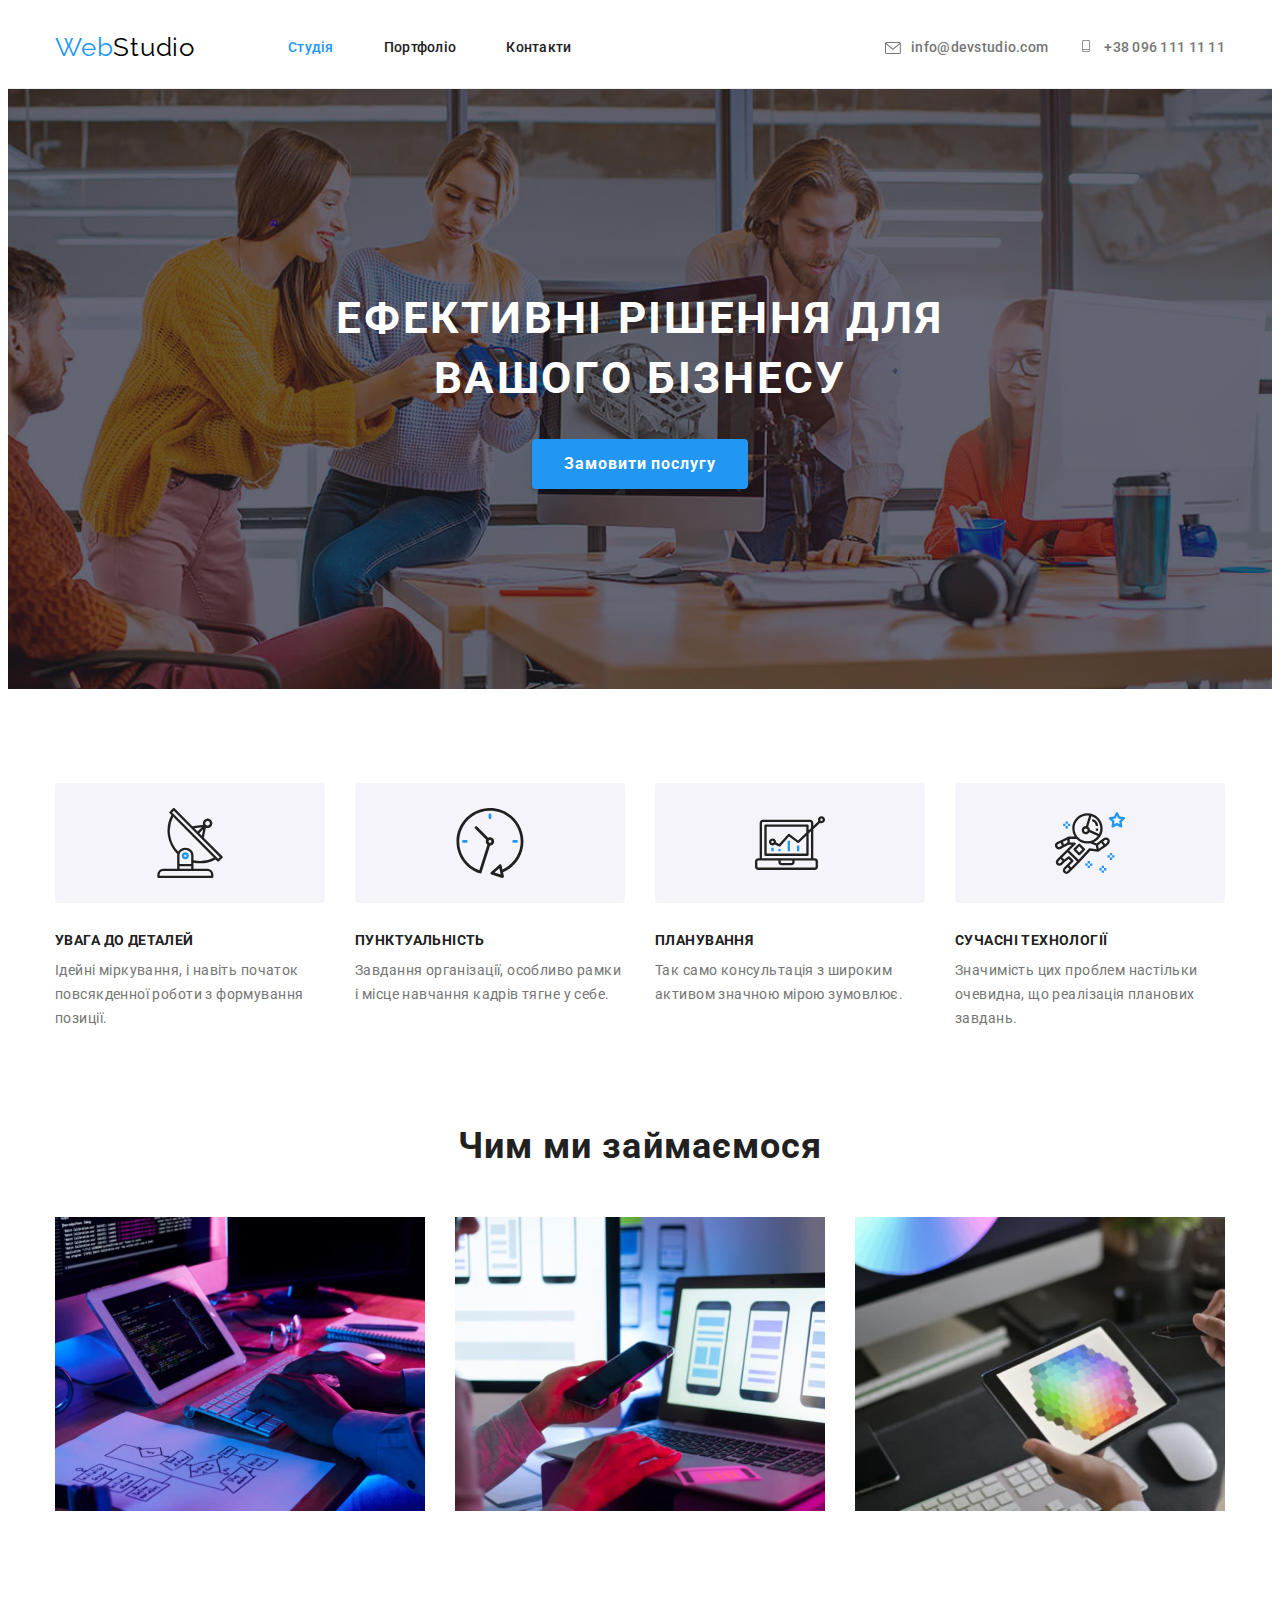
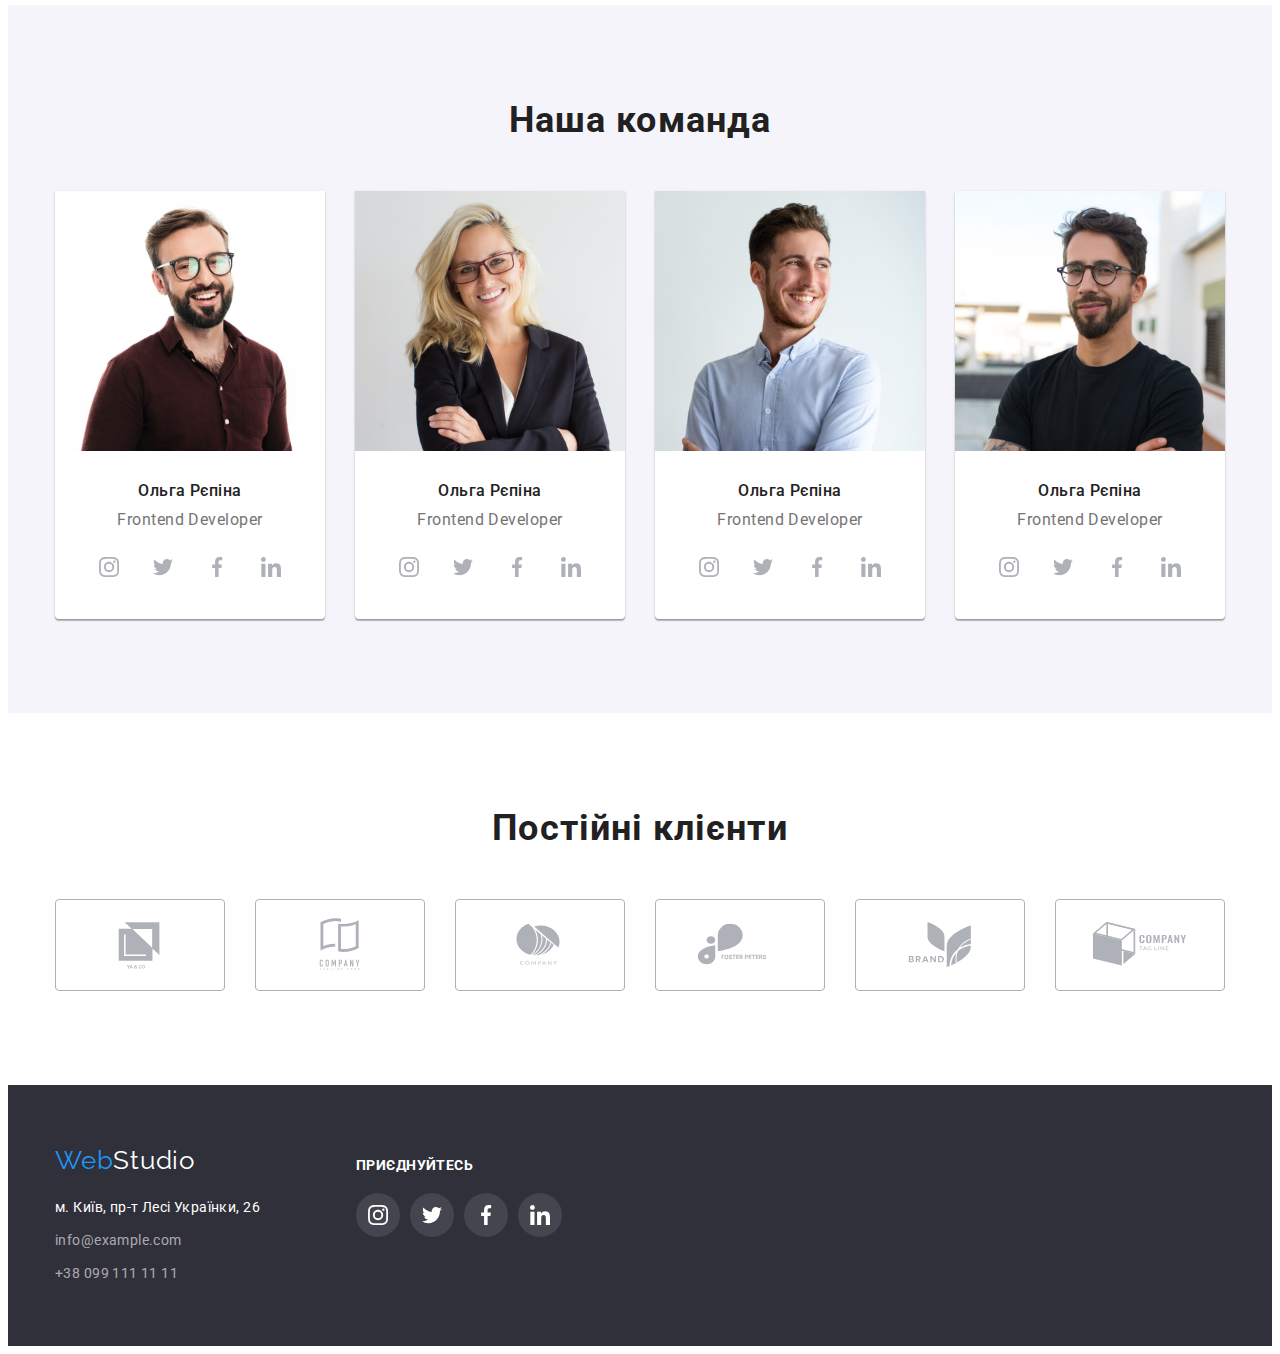
<file: index.html>
<!DOCTYPE html>
<html lang="ua">
<head>
    <meta charset="UTF-8">
    <meta http-equiv="X-UA-Compatible" content="IE=edge">
    <meta name="viewport" content="width=device-width, initial-scale=1.0">
    <title>Студія</title>
    <link rel="preconnect" href="https://fonts.googleapis.com">
    <link rel="preconnect" href="https://fonts.gstatic.com" crossorigin>
    <link
        href="https://fonts.googleapis.com/css2?family=Montserrat:wght@400;700&family=Raleway:wght@700&family=Roboto:wght@400;500;700;900&display=swap"
        rel="stylesheet">
    <link rel="stylesheet" href="https://cdnjs.cloudflare.com/ajax/libs/modern-normalize/1.1.0/modern-normalize.min.css" integrity="sha512-wpPYUAdjBVSE4KJnH1VR1HeZfpl1ub8YT/NKx4PuQ5NmX2tKuGu6U/JRp5y+Y8XG2tV+wKQpNHVUX03MfMFn9Q==" crossorigin="anonymous" referrerpolicy="no-referrer" />
    <link rel="stylesheet" href="./css/styles.css">
</head>
<body>
    <header class="header">
        <div class="container main-nav">
             <nav class="main-nav">
                 <a class="header-logo logo link" href="/">Web<span class="header-second-logo logo link">Studio</span></a>     
                    <ul class="header-list list">
                    <li class="header-item"><a class="header-link link navy current" href="">Студія</a></li>
                    <li class="header-item"><a class="header-link link navy" href="./portfolio.html">Портфоліо</a> </li>
                    <li class="header-item"><a class="header-link link navy" href="">Контакти</a> </li>
                    </ul>
            </nav>
            <ul class="header-contacts-list list ">
                <li class="contacts-item">
                    <a href="mailto:info@devstudio.com" class="header-mail link navy"> 
                        <svg class="header-icon" width="16" height="12">
                            <use href="./images/icons.svg#icon-envelope"></use>
                        </svg>
                        info@devstudio.com
                     </a>
                </li>
                <li class="contacts-item">
                    <a href="Tel:+380961111111" class="header-tel link navy">
                        <svg class="header-icon" width="16" height="12">
                            <use href="./images/icons.svg#icon-smartphone"></use>
                        </svg>
                        +38 096 111 11 11
                    </a>
                </li>
            </ul>
        </div>
    </header>

    <main>
        <section class="hero section">
            <div class="container">
                    <h1 class="hero-title">Ефективні рішення для вашого бізнесу</h1>
                    <button class="hero-btn" type="button">Замовити послугу</button> 
            </div>
    
        </section>
       
        <section class="features section">
            <div class="container">
                <h2 class="visually-hidden"> Ослобливості</h2>
                <ul class="features-list list">
                    <li class="features-item"> 
                        <div class="features-item-link link">
                            <svg class="features-icon" width="70" height="70">
                                <use href="./images/icons.svg#icon-antenna"></use>
                            </svg>
                        </div>
                            <h3 class="item-title">Увага до деталей</h3>
                            <p class="item-after-title">Ідейні міркування, і навіть початок повсякденної роботи з формування позиції.</p>
                    </li>
                    <li class="features-item">
                        <div  class="features-item-link link">
                            <svg class="features-icon" width="70" height="70">
                                <use href="./images/icons.svg#icon-clock"></use>
                            </svg>
                        </div>
                            <h3 class="item-title">Пунктуальність</h3>
                            <p class="item-after-title">Завдання організації, особливо рамки і місце навчання кадрів тягне у себе.</p>
                    </li>

                    <li class="features-item">
                        <div  class="features-item-link link">
                            <svg class="features-icon" width="70" height="70">
                                <use href="./images/icons.svg#icon-diagram"></use>
                            </svg>
                        </div>
                            <h3 class="item-title">Планування</h3>
                            <p class="item-after-title">Так само консультація з широким активом значною мірою зумовлює.</p>
                    </li>
                    <li class="features-item">
                        <div  class="features-item-link link">
                            <svg class="features-icon" width="70" height="70">
                                <use href="./images/icons.svg#icon-astronaut"></use>
                            </svg>
                        </div>
                            <h3 class="item-title">Сучасні технології</h3>
                            <p class="item-after-title">Значимість цих проблем настільки очевидна, що реалізація планових завдань.</p>
                    </li>
                </ul>
            </div>
        </section>

        <section class="about section">
        <div class="container">
            <h2 class="about-title title">Чим ми займаємося</h2>
            <ul class="about-list list">
                <li class="about-item">
                    <img class="about-item-pictures" src="./images/work.jpg" alt="руки на клавіатурі друкують текст" width="370" />
                </li>
                <li class="about-item">
                    <img class="about-item-pictures" src="./images/work1.jpg" alt="жіноча рука з телефоном за ноутбуком" width="370" />
                </li>
                <li class="about-item">
                    <img class="about-item-pictures" src="./images/work2.jpg" alt="планшет з кольоровою гамою" width="370">
                </li>
             </ul>      
        </div> 
        </section> 
     
        <section class="team section">
            <div class="container">
                <h2 class="team-title title">Наша команда</h2>
                <ul class="team-list list">
                    <li class="team-item">
                        <img src="./images/igor_demyanenko.jpg"
                            alt="Ігор Дем'яненко"
                            width="270"/>
                            <div class="team-item-list">
                                <h3 class="team-item-title">Ольга Рєпіна</h3>
                                <p class="team-after-title">Frontend Developer</p>
                                <ul class="team-icon list">
                                    <li class="team-icon-item">
                                        <a href="/" class="team-soc-link link"> 
                                            <svg class="team-soc-item" width="20" height="20"> 
                                                <use href="./images/icons.svg#icon-instagram"></use>
                                            </svg>
                                        </a>
                                    </li>
                                    <li class="team-icon-item">
                                        <a href="/" class="team-soc-link link"> 
                                            <svg class="team-soc-item"  width="20" height="20">
                                                <use href="./images/icons.svg#icon-twitter"></use>
                                            </svg>
                                        </a>
                                    </li>
                                    <li class="team-icon-item">
                                        <a href="/" class="team-soc-link link"> 
                                            <svg class="team-soc-item"  width="20" height="20">
                                                <use href="./images/icons.svg#icon-facebook"></use>
                                            </svg>
                                        </a>
                                    </li>
                                    <li class="team-icon-item">
                                        <a href="/" class="team-soc-link link"> 
                                            <svg class="team-soc-item"  width="20" height="20">
                                                <use href="./images/icons.svg#icon-linkedin"></use>
                                            </svg>
                                        </a>
                                    </li>
                                </ul>
                            </div>
                    </li>
                    <li class="team-item">
                        <img src="./images/olha_repina.jpg"
                        alt="Ольга Рєпіна"
                        width="270"/>
                            <div class="team-item-list">
                                <h3 class="team-item-title">Ольга Рєпіна</h3>
                                <p class="team-after-title">Frontend Developer</p>
                                <ul class="team-icon list">
                                    <li class="team-icon-item">
                                        <a href="" class="team-soc-link link"> 
                                            <svg class="team-soc-item" width="20" height="20"> 
                                                <use href="./images/icons.svg#icon-instagram"></use>
                                            </svg>
                                        </a>
                                    </li>
                                    <li class="team-icon-item">
                                        <a href="" class="team-soc-link link"> 
                                            <svg class="team-soc-item"  width="20" height="20">
                                                <use href="./images/icons.svg#icon-twitter"
                                            </svg>
                                        </a>
                                    </li>
                                    <li class="team-icon-item">
                                        <a href="" class="team-soc-link link"> 
                                            <svg class="team-soc-item"  width="20" height="20">
                                                <use href="./images/icons.svg#icon-facebook"></use>
                                            </svg>
                                        </a>
                                    </li>
                                    <li class="team-icon-item">
                                        <a href="" class="team-soc-link link"> 
                                            <svg class="team-soc-item"  width="20" height="20">
                                                <use href="./images/icons.svg#icon-linkedin"></use>
                                            </svg>
                                        </a>
                                    </li>
                                </ul>
                            </div>
                    </li>
                    <li class="team-item">
                        <img src="./images/mykola_tarasov.jpg"
                        alt="Микола Тарасов"
                        width="270"/>
                        <div class="team-item-list">
                            <h3 class="team-item-title">Ольга Рєпіна</h3>
                            <p class="team-after-title">Frontend Developer</p>
                            <ul class="team-icon list">
                                <li class="team-icon-item">
                                    <a href="" class="team-soc-link link"> 
                                        <svg class="team-soc-item" width="20" height="20"> 
                                            <use href="./images/icons.svg#icon-instagram"></use>
                                        </svg>
                                    </a>
                                </li>
                                <li class="team-icon-item">
                                    <a href="" class="team-soc-link link"> 
                                        <svg class="team-soc-item"  width="20" height="20">
                                            <use href="./images/icons.svg#icon-twitter"
                                        </svg>
                                    </a>
                                </li>
                                <li class="team-icon-item">
                                    <a href="" class="team-soc-link link"> 
                                        <svg class="team-soc-item"  width="20" height="20">
                                            <use href="./images/icons.svg#icon-facebook"></use>
                                        </svg>
                                    </a>
                                </li>
                                <li class="team-icon-item">
                                    <a href="" class="team-soc-link link"> 
                                        <svg class="team-soc-item"  width="20" height="20">
                                            <use href="./images/icons.svg#icon-linkedin"></use>
                                        </svg>
                                    </a>
                                </li>
                            </ul>
                        </div>
                    </li>
                    <li class="team-item">
                        <img src="./images/myhailo_ermakov.jpg"
                        alt="Михайло Єрмаков"
                        width="270"/>
                        <div class="team-item-list">
                            <h3 class="team-item-title">Ольга Рєпіна</h3>
                            <p class="team-after-title">Frontend Developer</p>
                            <ul class="team-icon list">
                                <li class="team-icon-item">
                                    <a href="" class="team-soc-link link"> 
                                        <svg class="team-soc-item" width="20" height="20"> 
                                            <use href="./images/icons.svg#icon-instagram"></use>
                                        </svg>
                                    </a>
                                </li>
                                <li class="team-icon-item">
                                    <a href="" class="team-soc-link link"> 
                                        <svg class="team-soc-item"  width="20" height="20">
                                            <use href="./images/icons.svg#icon-twitter"
                                        </svg>
                                    </a>
                                </li>
                                <li class="team-icon-item">
                                    <a href="" class="team-soc-link link"> 
                                        <svg class="team-soc-item"  width="20" height="20">
                                            <use href="./images/icons.svg#icon-facebook"></use>
                                        </svg>
                                    </a>
                                </li>
                                <li class="team-icon-item">
                                    <a href="" class="team-soc-link link"> 
                                        <svg class="team-soc-item"  width="20" height="20">
                                            <use href="./images/icons.svg#icon-linkedin"></use>
                                        </svg>
                                    </a>
                                </li>
                            </ul>
                        </div>
                    </li>
                </ul>
            </div>
        </section>
        <section class="regular-customers section ">
            <div class="container">
                <h2 class="customers-title title">Постійні клієнти</h2>
                <ul class="customers-list list">
                    <li class="customers-item">
                        <a href="/" class="customer-item-example link">
                            <svg class="customer-icons" width="106" height="60">
                                <use href="./images/icons.svg#icon-yaca"></use>
                            </svg>
                        </a>
                    </li>
                    <li class="customers-item">
                        <a href="/" class="customer-item-example link">    
                            <svg class="customer-icons" width="106" height="60">
                                <use href="./images/icons.svg#icon-tagline-here"></use>
                            </svg> 
                        </a>
                    </li>
                    <li class="customers-item">
                        <a href="/" class="customer-item-example link">
                            <svg class="customer-icons" width="106" height="60">
                                <use href="./images/icons.svg#icon-company"></use>
                            </svg> 
                        </a>
                    </li>
                    <li class="customers-item">
                        <a href="/" class="customer-item-example link">
                            <svg class="customer-icons" width="106" height="60">
                                <use href="./images/icons.svg#icon-foster-peters"></use>
                            </svg> 
                        </a>
                    </li>
                    <li class="customers-item">
                        <a href="/" class="customer-item-example link">
                            <svg class="customer-icons" width="106" height="60">
                                <use href="./images/icons.svg#icon-brand"></use>
                            </svg> 
                        </a>
                    </li>
                    <li class="customers-item">
                        <a href="/" class="customer-item-example link">
                            <svg class="customer-icons" width="106" height="60">
                                <use href="./images/icons.svg#icon-tag-line"></use>
                            </svg> 
                        </a>
                    </li>
                </ul>
            </div>
        </section>
    </main>
   

    <footer class="footer">
        <div class="container footer-main">
            <div class="footer-pre">
                <a class="footer-logo logo link" href="/"> Web<span class="logo-color-footer logo link">Studio</span>
                </a>
                <address class="address">
                    <ul class="address-list list">
                        <li class="address-item"><a href="https://goo.gl/maps/31fkkudy4Th9jDAP7" class="address-location link">м. Київ, пр-т Лесі Українки, 26</a></li>
                        <li class="address-item"><a href="mailto:info@example.com" class="address-mail link">info@example.com</a> </li>
                        <li class="address-item"><a href="tel:+380991111111" class="address-tel link">+38 099 111 11 11</a></li>
                    </ul>
                </address>
            </div>
            <div class="footer-after">
                <h2 class="footer-after-title">Приєднуйтесь</h2>
                <ul class="footer-icons-list list">
                    <li class="footer-icons-item">
                        <a class="footer-icons-link link" href="/">
                            <svg class="footer-icons-soc" width="20" height="20">
                                <use href="./images/icons.svg#icon-instagram"></use>
                            </svg>
                        </a>
                    </li>
                    <li class="footer-icons-item">
                        <a class="footer-icons-link link" href="/">
                            <svg class="footer-icons-soc" width="20" height="20">
                                <use href="./images/icons.svg#icon-twitter"></use>
                            </svg>
                        </a>
                    </li>
                    <li class="footer-icons-item">
                        <a class="footer-icons-link link" href="/">
                            <svg class="footer-icons-soc" width="20" height="20">
                                <use href="./images/icons.svg#icon-facebook"></use>
                            </svg>
                        </a>
                    </li>
                    <li class="footer-icons-item">
                        <a class="footer-icons-link link" href="/">
                            <svg class="footer-icons-soc" width="20" height="20">
                                <use href="./images/icons.svg#icon-linkedin""></use>
                            </svg>
                        </a>
                    </li>
                </ul>
            </div>  
        </div>         
    </footer>
</body>
</html>
</file>
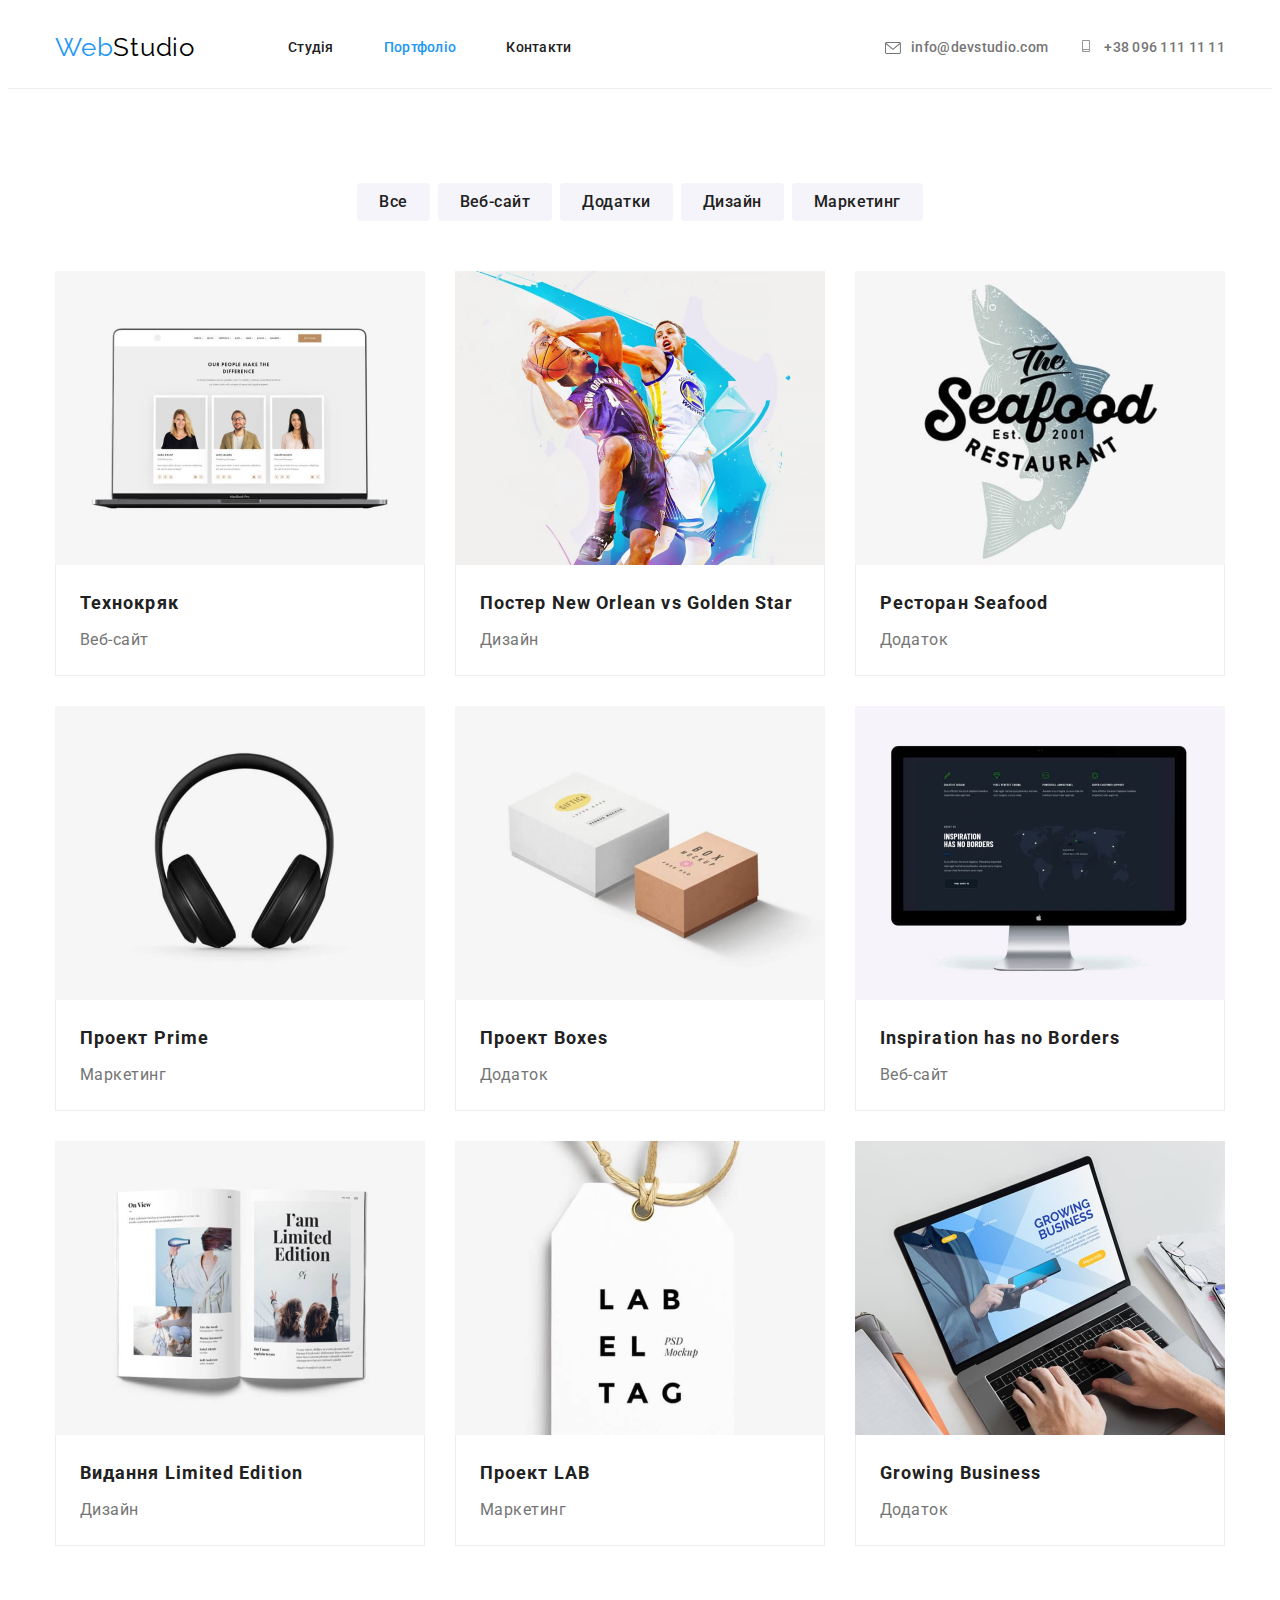
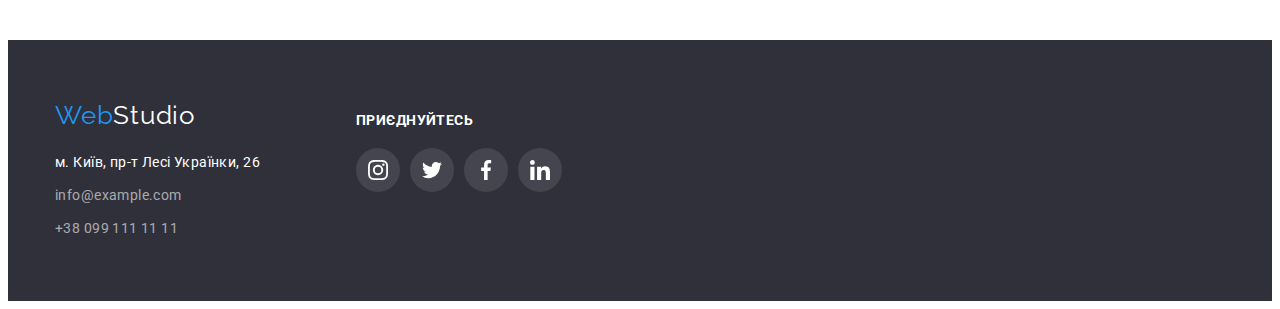
<file: portfolio.html>
<!DOCTYPE html>
<html lang="ru">
<head>
    <meta charset="UTF-8">
    <meta http-equiv="X-UA-Compatible" content="IE=edge">
    <meta name="viewport" content="width=device-width, initial-scale=1.0">
    <title>Портфолио</title>
    <link rel="preconnect" href="https://fonts.googleapis.com">
    <link rel="preconnect" href="https://fonts.gstatic.com" crossorigin>
    <link
        href="https://fonts.googleapis.com/css2?family=Montserrat:wght@400;700&family=Raleway:wght@700&family=Roboto:wght@400;500;700;900&display=swap"
        rel="stylesheet">
    <link rel="stylesheet" href="https://cdnjs.cloudflare.com/ajax/libs/modern-normalize/1.1.0/modern-normalize.min.css" integrity="sha512-wpPYUAdjBVSE4KJnH1VR1HeZfpl1ub8YT/NKx4PuQ5NmX2tKuGu6U/JRp5y+Y8XG2tV+wKQpNHVUX03MfMFn9Q==" crossorigin="anonymous" referrerpolicy="no-referrer" />
    <link rel="stylesheet" href="./css/styles.css">
</head>

<body>
    <header class="header-portfolio">
        <div class="container main-nav">
            <nav class="main-nav">
                <a  class="header-logo logo link">Web<span class="header-second-logo logo link">Studio</span>
                </a>
    
                <ul class="header-list list">
                    <li class="header-item"><a class="header-link link navy" href="./index.html">Студія</a></li>
                    <li class="header-item"><a class="header-link link navy current" href="./portfolio.html">Портфоліо</a> </li>
                    <li class="header-item"><a class="header-link link navy " href="">Контакти</a> </li>
                </ul>
            </nav>
    
            <ul class="header-contacts-list list ">
                <li class="contacts-item">
                    <a href="mailto:info@devstudio.com" class="header-mail link navy"> 
                        <svg class="header-icon" width="16" height="12">
                            <use href="./images/icons.svg#icon-envelope"></use>
                        </svg>
                        info@devstudio.com
                     </a>
                </li>
                <li class="contacts-item">
                    <a href="Tel:+380961111111" class="header-tel link navy">
                        <svg class="header-icon" width="16" height="12">
                            <use href="./images/icons.svg#icon-smartphone"></use>
                        </svg>
                        +38 096 111 11 11
                    </a>
                </li>
            </ul>
        </div>
    </header>
    <main class="main-portfolio">
        <section class="filter section">
            <div class="container">
                <h2 class="visually-hidden">Фільтр</h2>
                <ul class="filter-list list">
                    <li class="filter-item">
                        <button class="filter-btn" type="button">Все</button>
                    </li>
                    <li class="filter-item">
                        <button class="filter-btn" type="button">Веб-сайт</button>
                    </li>
                    <li class="filter-item">
                       <button class="filter-btn" type="button"> Додатки</button>
                    </li>
                    <li class="filter-item">
                        <button class="filter-btn" type="button">Дизайн</button>
                    </li>
                    <li class="filter-item">
                       <button class="filter-btn" type="button">Маркетинг</button>
                    </li>
                </ul>      
                <h2 class="visually-hidden">Портфоліо</h2>
                <ul class="portfolio-list list">
                    <li class="portfolio-item">
                        <a class="portfolio-cards-link link" href="#">
                            <img
                            src="./images/portfolio_1.jpg"
                            alt="Відкрита сторінка на ноутбуці з профілями"
                            width="370">
                            <div class="portfolio-item-list">
                                <h3 class="portfolio-item-title">Технокряк</h3>
                                <p class="portfolio-after-title">Веб-сайт</p>
                            </div>
                        </a>
                    </li>
                    <li class="portfolio-item">
                        <a class="portfolio-cards-link link" href="#">
                            <img
                            src="./images/portfolio_2.jpg"
                            alt="два баскетболісти в стрибку з м'ячем"
                            width="370">
                            <div class="portfolio-item-list">
                                    <h3 class="portfolio-item-title">Постер New Orlean vs Golden Star</h3>
                                    <p class="portfolio-after-title">Дизайн</p>
                            </div>
                        </a>
                    </li>
                    <li class="portfolio-item">
                        <a class="portfolio-cards-link link" href="#">
                            <img
                            src="./images/portfolio_3.jpg" 
                            alt="логотип ресторану сіафуд"
                            width="370">
                            <div class="portfolio-item-list">
                                <h3 class="portfolio-item-title">Ресторан Seafood</h3>
                                <p class="portfolio-after-title">Додаток</p>
                            </div>
                        </a>
                    </li>
                    <li class="portfolio-item">
                        <a class="portfolio-cards-link link" href="#">
                         <img
                            src="./images/portfolio_4.jpg"
                            alt="навушники"
                            width="370">
                            <div class="portfolio-item-list">
                                <h3 class="portfolio-item-title">Проект Prime</h3>
                                <p class="portfolio-after-title">Маркетинг</p>
                            </div>
                        </a>
                    </li>
                    <li class="portfolio-item">
                        <a class="portfolio-cards-link link" href="#">
                            <img
                            src="./images/portfolio_5.jpg" 
                            alt="дві коробки"
                            width="370">
                            <div class="portfolio-item-list">
                                    <h3 class="portfolio-item-title">Проект Boxes</h3>
                                    <p class="portfolio-after-title">Додаток</p>
                            </div>
                        </a>
                    </li>
                    <li class="portfolio-item">
                        <a class="portfolio-cards-link link" href="#">
                            <img
                            src="./images/portfolio_6.jpg"
                            alt="екран комп'ютера з катрою"
                            width="370">
                            <div class="portfolio-item-list">
                                <h3 class="portfolio-item-title">Inspiration has no Borders</h3>
                                <p class="portfolio-after-title">Веб-сайт</p>
                            </div>
                        </a>
                    </li>
                    <li class="portfolio-item">
                        <a class="portfolio-cards-link link" href="#">
                            <img
                            src="./images/portfolio_7.jpg" 
                            alt="розгорнутий журнал"
                            width="370">
                            <div class="portfolio-item-list">
                                <h3 class="portfolio-item-title">Видання Limited Edition</h3>
                                <p class="portfolio-after-title">Дизайн</p>
                            </div>
                        </a>
                    </li>
                    <li class="portfolio-item">
                        <a class="portfolio-cards-link link" href="#">
                            <img
                            src="./images/portfolio_8.jpg" 
                            alt="лейбл"
                            width="370">
                            <div class="portfolio-item-list">
                                <h3 class="portfolio-item-title">Проект LAB</h3>
                                <p class="portfolio-after-title">Маркетинг</p>
                            </div>
                        </a>
                    </li>
                    <li class="portfolio-item">
                        <a class="portfolio-cards-link link" href="#">
                            <img 
                            src="./images/portfolio_9.jpg" 
                            alt="руки які друкують на ноутбуці"
                            width="370">
                            <div class="portfolio-item-list">
                                <h3 class="portfolio-item-title">Growing Business</h3>
                                <p class="portfolio-after-title">Додаток</p>
                            </div>
                        </a>
                    </li>
               </ul>
            </div>
         </section>
    </main>
    <footer class="footer">
        <div class="container footer-main">
            <div class="footer-pre">
                <a class="footer-logo logo link" href="/"> Web<span class="logo-color-footer logo link">Studio</span>
                </a>
                <address class="address">
                    <ul class="address-list list">
                        <li class="address-item"><a href="https://goo.gl/maps/31fkkudy4Th9jDAP7" class="address-location link">м. Київ, пр-т Лесі Українки, 26</a></li>
                        <li class="address-item"><a href="mailto:info@example.com" class="address-mail link">info@example.com</a> </li>
                        <li class="address-item"><a href="tel:+380991111111" class="address-tel link">+38 099 111 11 11</a></li>
                    </ul>
                </address>
            </div>
            <div class="footer-after">
                <h2 class="footer-after-title">Приєднуйтесь</h2>
                <ul class="footer-icons-list list">
                    <li class="footer-icons-item">
                        <a class="footer-icons-link link" href="/">
                            <svg class="footer-icons-soc" width="20" height="20">
                                <use href="./images/icons.svg#icon-instagram"></use>
                            </svg>
                        </a>
                    </li>
                    <li class="footer-icons-item">
                        <a class="footer-icons-link link" href="/">
                            <svg class="footer-icons-soc" width="20" height="20">
                                <use href="./images/icons.svg#icon-twitter"></use>
                            </svg>
                        </a>
                    </li>
                    <li class="footer-icons-item">
                        <a class="footer-icons-link link" href="/">
                            <svg class="footer-icons-soc" width="20" height="20">
                                <use href="./images/icons.svg#icon-facebook"></use>
                            </svg>
                        </a>
                    </li>
                    <li class="footer-icons-item">
                        <a class="footer-icons-link link" href="/">
                            <svg class="footer-icons-soc" width="20" height="20">
                                <use href="./images/icons.svg#icon-linkedin"></use>
                            </svg>
                        </a>
                    </li>
                </ul>
            </div>  
        </div>         
    </footer>
</body>
</html>
</file>
<file: css/styles.css>
/* колір основного тексту:#212121 */
/* колір великих букв: #FFFFFF */
/* колір текту:#757575 */
/* колір лого:#2196F3 */

/* колір фону (другий): #2F303A */

/* колір кнопки:#2196F3 */
/* контакти в футері:color: rgba(255, 255, 255, 0.6); */

:root{ 
    --title-text-color:#212121;
    --button-text-color:#212121;
    --primary-backgraund-color:#FFFFFF;
    --primary-text-color:#757575;
    --first-logo-color:#2196F3;
    --button-active-color:#2196F3;
    --button-color:#F5F4FA;
    --about-backgraund-color:#F5F4FA;
    --hero-backgraund-color:#2F303A;
    --second-logo-color:#000000;
    --hero-color:#FFFFFF;
    
}

body{
    color: var(--primary-text-color);
    font-family: Roboto, sans-serif;
    background-color: var(--primary-backgraund-color);
}

*{box-sizing: border-box;}


.visually-hidden {
    position: absolute;
    white-space: nowrap;
    width: 1px;
    height: 1px;
    overflow: hidden;
    border: 0;
    padding: 0;
    clip: rect(0 0 0 0);
    clip-path: inset(50%);
    margin: -1px;
    margin-top: 0px;
}

.list{
    list-style: none;
    margin: 0px;
    padding: 0px;
}

.link{
    text-decoration: none;
}


.navy{
    font-weight: 500;
    font-size: 14px;
    line-height: 1.14;
    letter-spacing: 0.02em;
}

.title{
    font-weight: 700;
    font-size: 36px;
    line-height: 1.17;
    text-align: center;
    letter-spacing: 0.03em;
    color: var(--title-text-color);
}

p, h1, h2, h3, h4, h5, h6{
    margin-top: 0;
    margin-bottom: 0;
}

ul{
    margin: 0;
    padding-left: 0;
}

img{
    display: block;
    max-width: 100%;
    height: auto;
}

address{
    font-style: normal;
}

.container{
    margin-left: auto;
    margin-right: auto;
    width: 1200px;
    padding-left: 15px;
    padding-right: 15px;
    /* border: 1px solid purple; */
}


.section{
    padding-top: 94px;
    padding-bottom: 94px;
}


/* ----------------LOGO----------------- */

.logo{
    padding-top: 24px;
    padding-bottom: 25px;
    display: inline-block;
    font-family: 'Raleway';
    font-size: 26px;
    line-height: 1.19;
    letter-spacing: 0.03em;
}


.header-logo, .footer-logo{
    color: var(--first-logo-color);
}

.header-second-logo{
    color: var(--second-logo-color);
    padding-top: 0px;
    padding-bottom: 0px;
}

/* ----------------HEADER----------------- */

.header,
.header-portfolio {
    background-color: var(--primary-backgraund-color);
    border: 1px solid #ECECEC;
    border-top: none;
    border-right: none;
    border-left: none;
}

.header-list{
    display: flex;
    margin-left: 93px;
}

.header-list .header-item + .header-item{
    margin-left: 50px;
}

.main-nav{
    display: flex;
    align-items: center;
}

.header-link {
    color: var(--title-text-color);
}
.header-list .header-link {
    display: block;
    padding-top: 32px;
    padding-bottom: 32px;
}
.header-link:hover,
.header-link:focus{color: var(--button-active-color);
}

.current{
    color: var(--button-active-color);
}

.header-contacts-list{
    display: flex;
    margin-left: auto;
    justify-content: center;
}


.header-contacts-list .contacts-item + .contacts-item{
    margin-left: 30px;
}

.header-tel {
    height: 16px;
    font-weight: 500;
    font-size: 14px;
    line-height: 1.14;
    letter-spacing: 0.02em;
    color: var(--primary-text-color);
    padding-top: 32px;
    padding-bottom: 32px;
    margin-left: 0; 
    display: flex;
   align-items: baseline;
}

.header-icon{
    margin-right: 10px;
    fill: currentColor;
}

.header-tel:hover,
.header-tel:focus{
    color: var(--button-active-color);
}
   

.header-mail {
    font-weight: 500;
    font-size: 14px;
    line-height: 1.14;
    letter-spacing: 0.02em;
    color: var(--primary-text-color);
    padding-top: 32px;
    padding-bottom: 32px;
    display: flex;
    align-items: center;
}

.header-mail:hover,
.header-mail:focus{
    color: var(--button-active-color);
}

/* ----------------HERO----------------- */

.hero {
    background-color: var(--hero-backgraund-color);
    padding-top: 200px;
    padding-bottom: 200px;
    min-height: 600px;
    background-image: linear-gradient(to right, rgba(47, 48, 58, 0.4),rgba(47, 48, 58, 0.4)), url(../images/hero.jpg);
    background-repeat: no-repeat;
    background-position: center;
    background-size: cover;
    max-width: 1600px;
    margin: 0 auto;
}

.hero-title {
    max-width: 696px;
    font-size: 44px;
    line-height: 1.36;
    letter-spacing: 0.06em;
    text-transform: uppercase;
    color: var(--hero-color); 
    margin: 0 auto;
    margin-bottom: 30px;
    text-align: center;
    padding-left: 5px;
    padding-right: 5px;  

}

.hero-btn {
    font-family: inherit;
    font-weight: 700;
    font-size: 16px;
    line-height: 1.88;
    letter-spacing: 0.06em;
    background-color: var(--button-active-color);
    color: var(--hero-color);
    cursor: pointer;
    display: block;
    margin: 0 auto;
    box-shadow: 0px 4px 4px rgba(0, 0, 0, 0.15);
    border-radius: 4px;
    min-width: 216px;
    border-style: none;
    padding: 10px 32px;
}

/* ----------------FEATURES----------------- */

.features .features-list{
    display: flex;
}

.features-item{
    /* width: 270px; */
    flex-basis: calc((100% - 90px) / 4);
    margin-right: 30px;
}

.features-item:not(:last-child){
    margin-right: 30px;
}

.features-item-link{
    width: 270px;
    height: 120px;
    background: #F5F4FA;
    border-radius: 4px;
    display: flex;
    justify-content: center;
    align-items: center;
    margin-bottom: 30px;
}

.item-title {
    font-weight: 700;
    font-size: 14px;
    line-height: 1.14;
    letter-spacing: 0.03em;
    text-transform: uppercase;
    color: var(--title-text-color);
    margin-top: 0px;
    margin-bottom: 10px;
}
.item-after-title {
    font-size: 14px;
    line-height: 1.71;
    letter-spacing: 0.03em;
    color: var(--primary-text-color);
    margin-top: 0px;
}

/* ----------------ABOUT----------------- */

.about{
    padding-top: 0;
}

.about-title{
    margin-bottom: 50px;
}

.about-list{
    display: flex;
}

.about-item:not(:last-child){
    margin-right: 30px;
}


/* ----------------TEAM----------------- */

.team {
    background-color:var(--about-backgraund-color);
}

.team-title{
    padding-bottom: 0px;
    margin-top: 0px;
    margin-bottom: 50px;
}

.team-list{
    display: flex;
}


.team-item{
    background-color: var(--primary-backgraund-color);
    box-shadow: 0px 1px 3px rgba(0, 0, 0, 0.12), 0px 1px 1px rgba(0, 0, 0, 0.14), 0px 2px 1px rgba(0, 0, 0, 0.2);
    border-radius: 0px 0px 4px 4px;
    flex-basis: calc((100% - 90px) / 4)
}

.team-item:not(:last-child){
    margin-right: 30px;
}

.team-item-list{
    padding-top: 30px;
    padding-bottom: 30px;
    padding-left: 5px;
    padding-right: 5px;
}

.team-item-title {
    font-weight: 500;
    font-size: 16px;
    line-height: 1.19;
    text-align: center;
    letter-spacing: 0.03em;
    color: var(--title-text-color);
    margin-top: 0px;
    margin-bottom: 10px;
}
.team-after-title {
    font-size: 16px;
    line-height: 1.19;
    text-align: center;
    letter-spacing: 0.03em;
    color: var(--primary-text-color);
    margin-bottom: 16px;
}

.team-icon{
    display: flex;
    justify-content: center;
    align-items: center;
    gap: 10px;
}

.team-soc-link{
    width: 44px;
    height: 44px;
    border-radius: 50%;
    background-color: var(--primary-backgraund-color);
    display: flex;
    align-items: center;
    justify-content: center;
}

.team-soc-item{
    fill: #AFB1B8;
}

.team-soc-link:hover,
.team-soc-link:focus{
    background-color: var(--button-active-color);
}

.team-soc-link:hover .team-soc-item,
.team-soc-link:focus .team-soc-item{
    fill:var(--hero-color);
}

/* ----------------REGULAR_CUSTOMERS----------------- */

.regular-customers{
    padding-top: 94px 200px 94px 200px;
}

.customers-title{    
    padding-bottom: 0px;
    margin-top: 0px;
    margin-bottom: 50px;}

.customers-list{
    display: flex;
    justify-content: center;
    gap: 30px;
}

.customer-item-example {
    width: 170px;
    height: 92px;
    border-radius: 4px;
    border: 1px solid #AFB1B8;
    box-sizing: border-box;
    display: flex;
    align-items: center;
    justify-content: center;
}

.customer-item-example:hover,
.customer-item-example:focus{
    border-color:var(--button-active-color)
}

.customer-item-example:hover .customer-icons,
.customer-item-example:focus .customer-icons{
    fill:var(--button-active-color)
}

.customer-item-example:hover,
.customer-item-example:focus{
    border-color:var(--button-active-color)
}

.customer-icons{
    fill:#AFB1B8;
}

/* ----------------FOOTER----------------- */

.footer {
    background-color: var(--hero-backgraund-color);
    padding-top: 60px;
    padding-bottom: 60px;
}

.footer-logo{
    color: var(--button-active-color);
    padding-top: 0px;
    padding-bottom: 0px;
    margin-bottom: 20px;

}

.logo-color-footer {
    color: var(--hero-color);
    padding-top: 0px;
    padding-bottom: 0px;
}

.address{
    font-style: unset;
    margin-top: 0px;
}


.address-location {
    font-size: 14px;
    line-height: 1.71;
    letter-spacing: 0.03em;
    color: var(--hero-color);
    margin-top: 0px;
}


.address-item:not(:last-child){
    margin-bottom: 9px;
}

.address-location:hover,
.address-location:focus,
.address-mail:hover,
.address-mail:focus,
.address-tel:hover, 
.address-tel:focus{
    color: var(--button-active-color);
}


.address-tel{
    margin-top: 0px;
}

.address-mail, .address-tel {
    font-size: 14px;
    line-height: 1.71;
    letter-spacing: 0.03em;
    color: rgba(255, 255, 255, 0.6);
}

.footer-title{
    font-weight: 700;
    font-size: 14px;
    line-height: 1.14;
    letter-spacing: 0.03em;
    text-transform: uppercase;
    color: var(--hero-color);
}

.footer-main{
    display: flex;
}

.footer-pre{
    width: 231px;
    margin-right: 70px;
}

.footer-after{
    width: 206px;
    padding-top: 12px;
}

.footer-after-title{
    font-weight: 700;
    font-size: 14px;
    line-height: 16px;
    letter-spacing: 0.03em;
    text-transform: uppercase;
    margin-bottom: 20px;
    color: var(--hero-color);
}

.footer-icons-list{
    display: flex;
    justify-content: center;
    gap: 10px;
}

.footer-icons-link{
    width: 44px;
    height: 44px;
    border-radius: 50%;
    background-color: rgba(255, 255, 255, 0.1);
    display: flex;
    align-items: center;
    justify-content: center;
}

.footer-icons-link:hover,
.footer-icons-link:focus{
    background-color: var(--button-active-color);
}

.footer-icons-soc{fill: var(--hero-color);
}

/* ----------------PAGE PORTFOLIO----------------- */

/* ----------------HEADER PORTFOLIO----------------- */



.filter-list{
    display: flex;
    min-width: 574px;
    justify-content: center;
    margin-bottom: 50px;
}


.filter-item:not(:last-child){
    margin-right: 8px;
}

.filter-btn{
    font-family: inherit;
    font-weight: 500;
    font-size: 16px;
    line-height: 1.62;
    text-align: center;
    letter-spacing: 0.03em;
    color: var(--button-text-color);
    background-color: var(--button-color);
    display: block;
    padding: 6px 22px;
    border: none;
    border-radius: 4px;
    cursor: pointer;

}

.filter-btn:hover,
.filter-btn:focus{
    color:var(--hero-color);
    background-color: var(--button-active-color);
    box-shadow: 0px 3px 1px rgba(0, 0, 0, 0.1), 0px 1px 2px rgba(0, 0, 0, 0.08), 0px 2px 2px rgba(0, 0, 0, 0.12);
}

.portfolio-list{
    display: flex;
    flex-wrap: wrap;
}

.portfolio-cards-link{
    display: block;
}

.portfolio-cards-link:hover,
.portfolio-cards-link:focus{
    box-shadow: 0 1px 1px rgba(0, 0, 0, 0.12), 0 4px 4px rgba(0, 0, 0, 0.06), 1px 4px 6px rgba(0, 0, 0, 0.16);
}

.portfolio-item{
    flex-basis: calc((100% - 60px) / 3);
    background-color:var(--primary-backgraund-color);
    margin-right: 30px;
    margin-bottom: 30px;
}

.portfolio-item:nth-child(3n){
    margin-right: 0px;
}

.portfolio-item:nth-last-child(-n + 3){
    margin-bottom: 0px;
}

.portfolio-item-list{
    padding: 20px 24px 20px 24px;
    border: 1px solid #EEEEEE;
    border-top: none;
}

.portfolio-item-title{
    font-weight: 700;
    font-size: 18px;
    line-height: 2;
    letter-spacing: 0.06em;
    color: var(--title-text-color);
    margin-bottom: 4px;
}

.portfolio-after-title{
    font-size: 16px;
    line-height: 1.88;
    letter-spacing: 0.03em;
    color: var(--primary-text-color);
    padding-bottom: 0px;
}

.portfolio-item{color:var(--primary-backgraund-color);}
</file>
